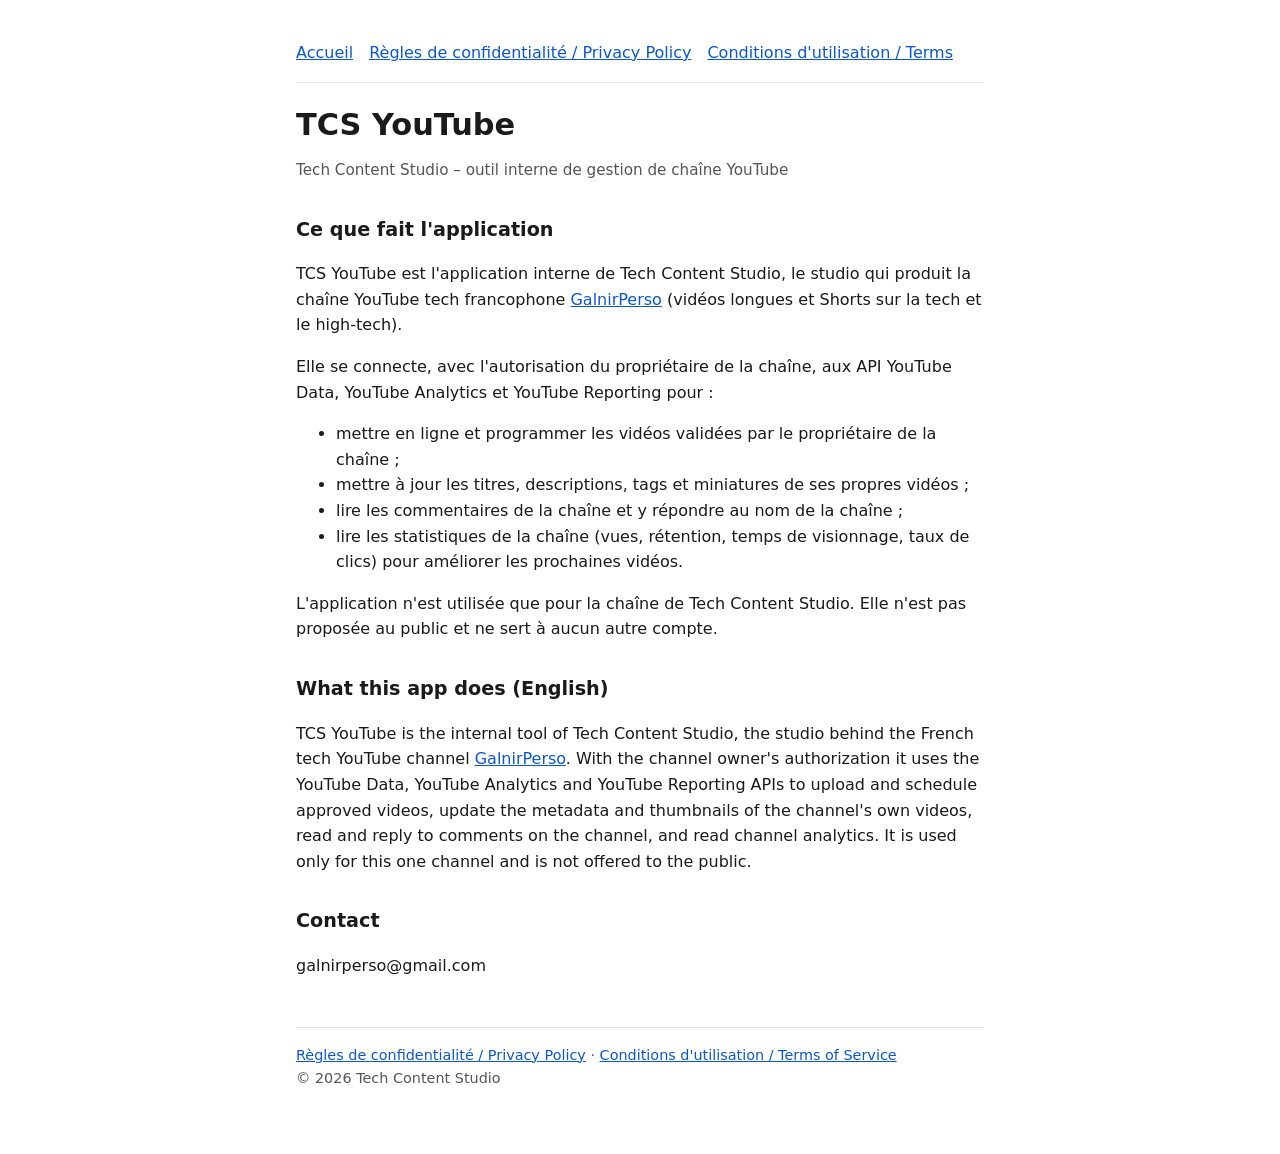
<file: index.html>
<!doctype html>
<html lang="fr">
<head>
<meta charset="utf-8">
<meta name="viewport" content="width=device-width, initial-scale=1">
<title>TCS YouTube – Tech Content Studio</title>
<meta name="description" content="TCS YouTube est l'outil interne de Tech Content Studio pour gérer la chaîne YouTube tech GalnirPerso.">
<link rel="stylesheet" href="style.css">
</head>
<body>
<main>
<nav>
  <a href="./">Accueil</a>
  <a href="privacy.html">Règles de confidentialité / Privacy Policy</a>
  <a href="terms.html">Conditions d'utilisation / Terms</a>
</nav>

<h1>TCS YouTube</h1>
<p class="muted">Tech Content Studio – outil interne de gestion de chaîne YouTube</p>

<h2>Ce que fait l'application</h2>
<p>TCS YouTube est l'application interne de Tech Content Studio, le studio qui produit la chaîne YouTube tech francophone <a href="https://www.youtube.com/@GalnirPerso">GalnirPerso</a> (vidéos longues et Shorts sur la tech et le high-tech).</p>
<p>Elle se connecte, avec l'autorisation du propriétaire de la chaîne, aux API YouTube Data, YouTube Analytics et YouTube Reporting pour :</p>
<ul>
  <li>mettre en ligne et programmer les vidéos validées par le propriétaire de la chaîne ;</li>
  <li>mettre à jour les titres, descriptions, tags et miniatures de ses propres vidéos ;</li>
  <li>lire les commentaires de la chaîne et y répondre au nom de la chaîne ;</li>
  <li>lire les statistiques de la chaîne (vues, rétention, temps de visionnage, taux de clics) pour améliorer les prochaines vidéos.</li>
</ul>
<p>L'application n'est utilisée que pour la chaîne de Tech Content Studio. Elle n'est pas proposée au public et ne sert à aucun autre compte.</p>

<h2>What this app does (English)</h2>
<p>TCS YouTube is the internal tool of Tech Content Studio, the studio behind the French tech YouTube channel <a href="https://www.youtube.com/@GalnirPerso">GalnirPerso</a>. With the channel owner's authorization it uses the YouTube Data, YouTube Analytics and YouTube Reporting APIs to upload and schedule approved videos, update the metadata and thumbnails of the channel's own videos, read and reply to comments on the channel, and read channel analytics. It is used only for this one channel and is not offered to the public.</p>

<h2>Contact</h2>
<p>galnirperso@gmail.com</p>

<footer>
  <a href="privacy.html">Règles de confidentialité / Privacy Policy</a> ·
  <a href="terms.html">Conditions d'utilisation / Terms of Service</a><br>
  © 2026 Tech Content Studio
</footer>
</main>
</body>
</html>
</file>
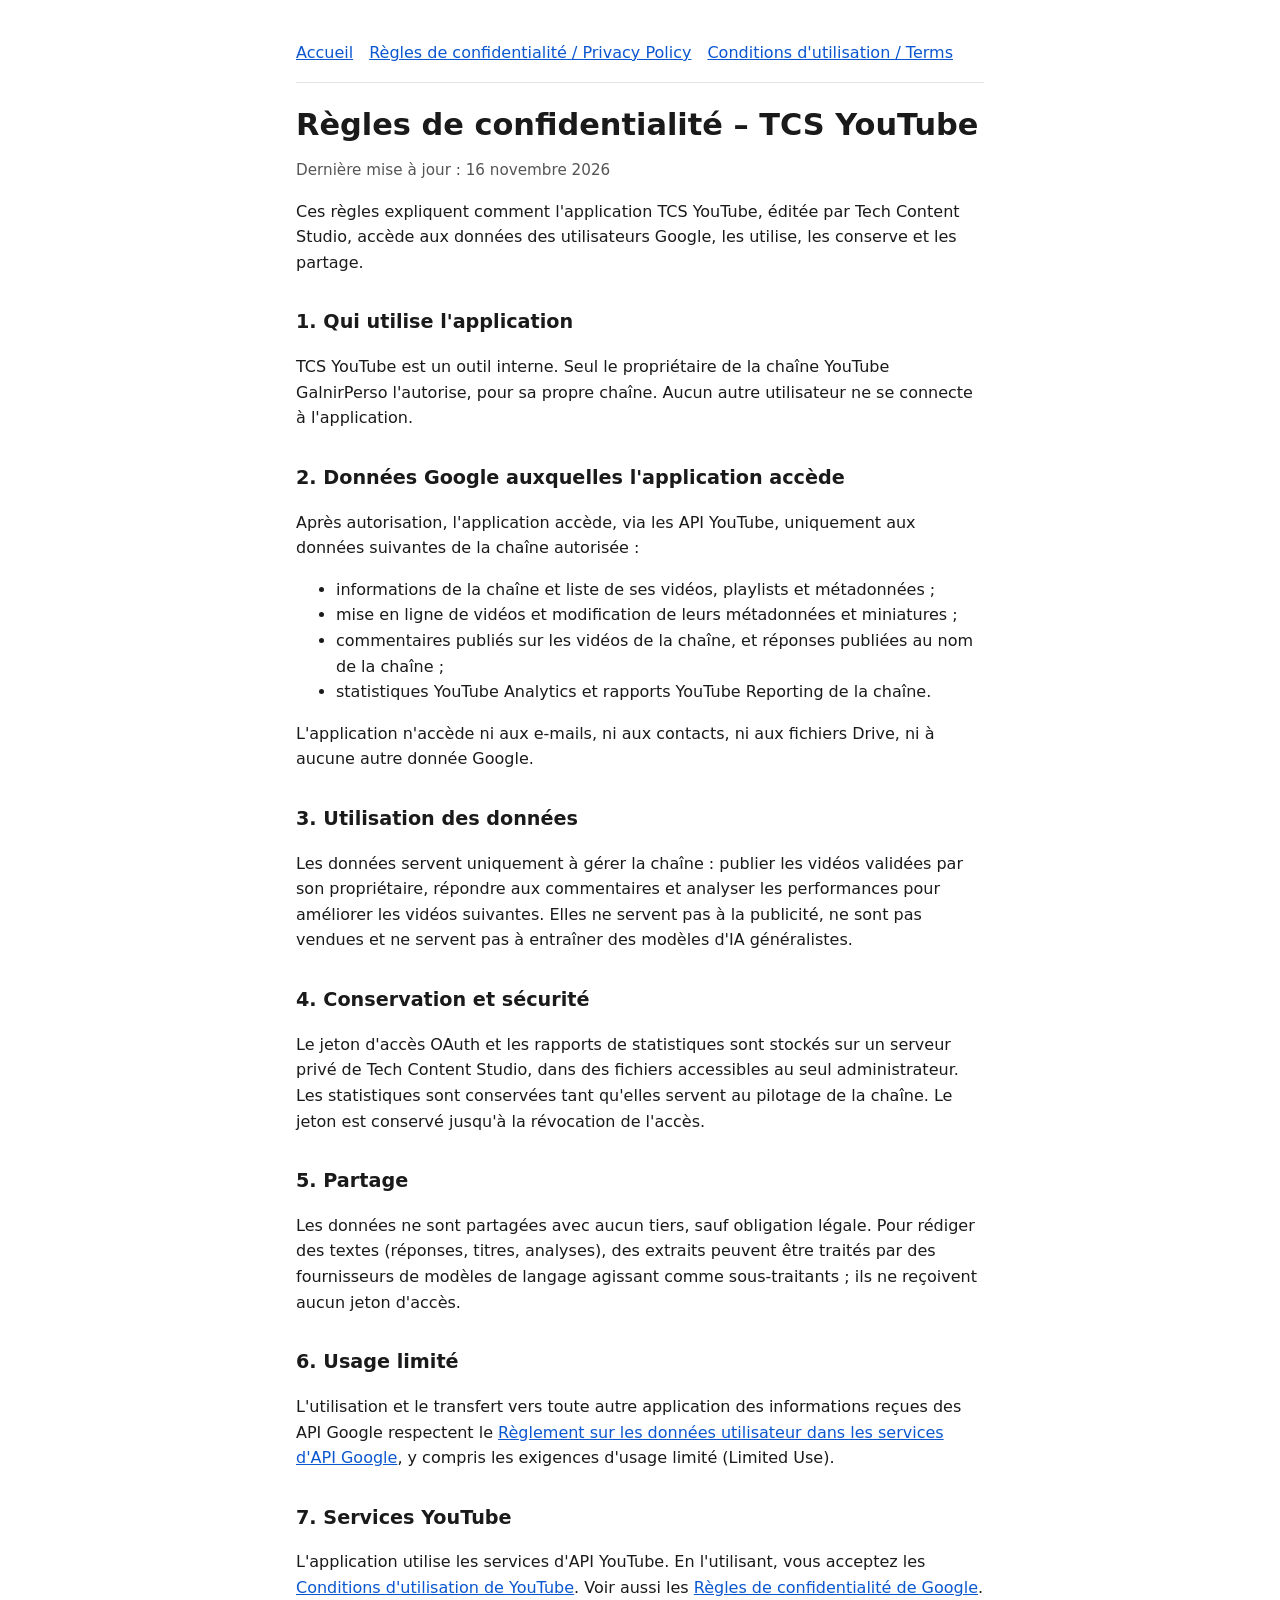
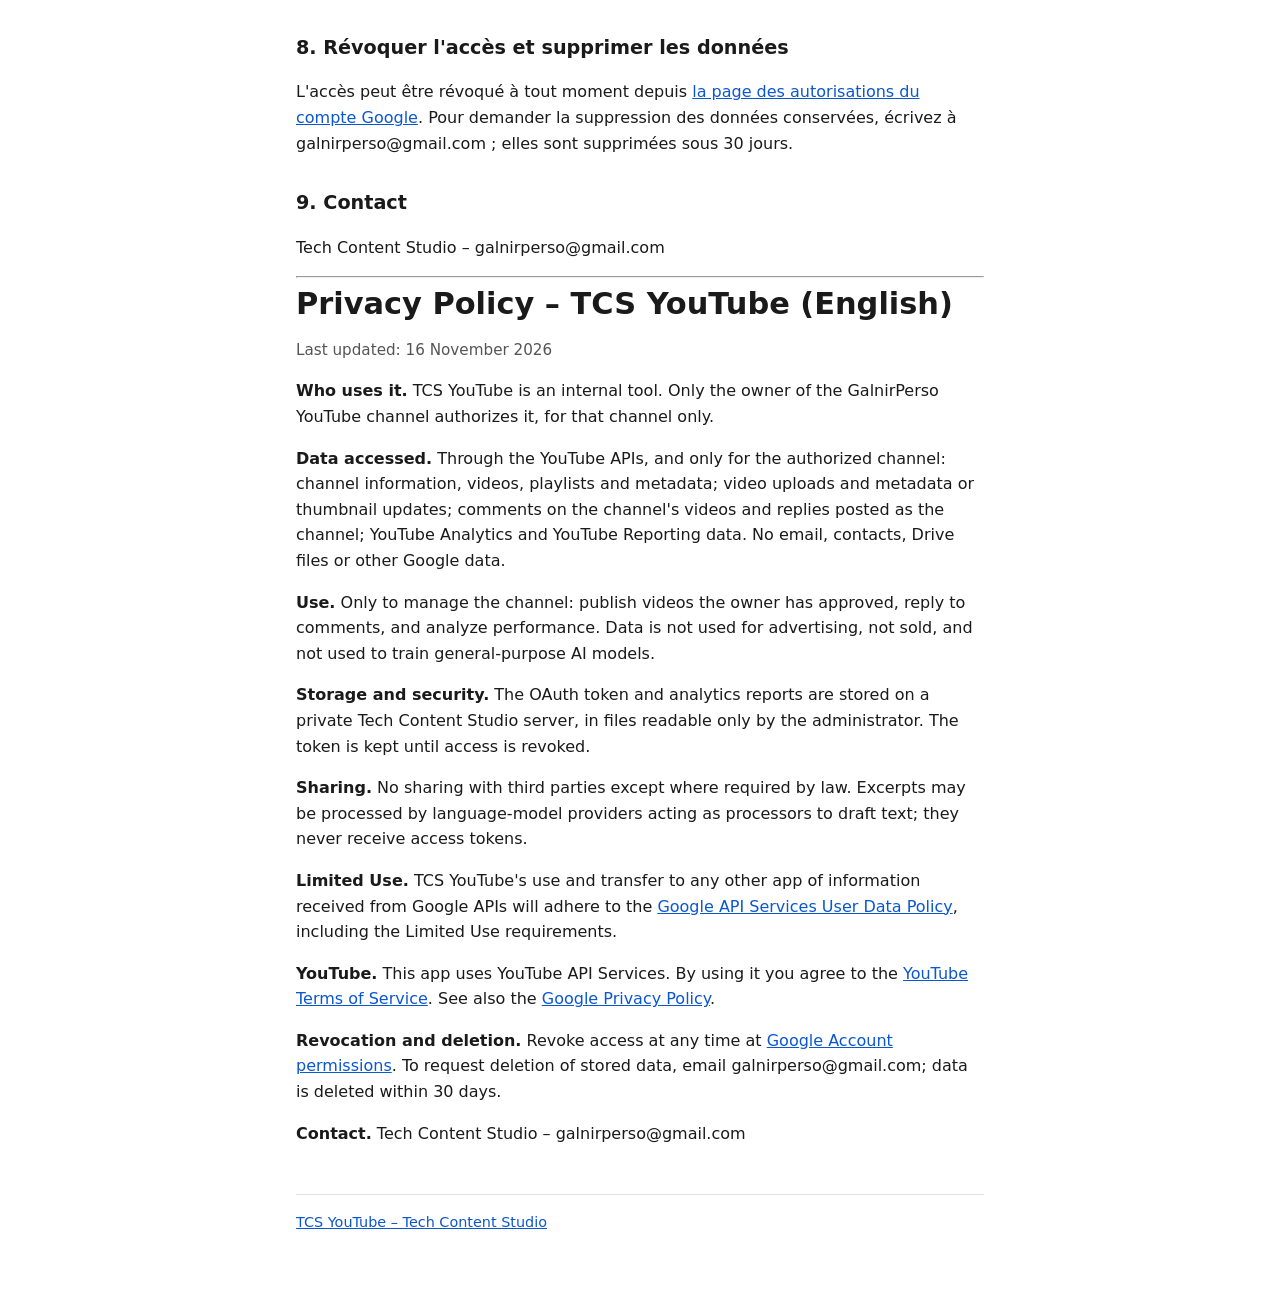
<file: privacy.html>
<!doctype html>
<html lang="fr">
<head>
<meta charset="utf-8">
<meta name="viewport" content="width=device-width, initial-scale=1">
<title>Confidentialité – TCS YouTube</title>
<link rel="stylesheet" href="style.css">
</head>
<body>
<main>
<nav>
  <a href="./">Accueil</a>
  <a href="privacy.html">Règles de confidentialité / Privacy Policy</a>
  <a href="terms.html">Conditions d'utilisation / Terms</a>
</nav>

<h1>Règles de confidentialité – TCS YouTube</h1>
<p class="muted">Dernière mise à jour : 16 novembre 2026</p>

<p>Ces règles expliquent comment l'application TCS YouTube, éditée par Tech Content Studio, accède aux données des utilisateurs Google, les utilise, les conserve et les partage.</p>

<h2>1. Qui utilise l'application</h2>
<p>TCS YouTube est un outil interne. Seul le propriétaire de la chaîne YouTube GalnirPerso l'autorise, pour sa propre chaîne. Aucun autre utilisateur ne se connecte à l'application.</p>

<h2>2. Données Google auxquelles l'application accède</h2>
<p>Après autorisation, l'application accède, via les API YouTube, uniquement aux données suivantes de la chaîne autorisée :</p>
<ul>
  <li>informations de la chaîne et liste de ses vidéos, playlists et métadonnées ;</li>
  <li>mise en ligne de vidéos et modification de leurs métadonnées et miniatures ;</li>
  <li>commentaires publiés sur les vidéos de la chaîne, et réponses publiées au nom de la chaîne ;</li>
  <li>statistiques YouTube Analytics et rapports YouTube Reporting de la chaîne.</li>
</ul>
<p>L'application n'accède ni aux e-mails, ni aux contacts, ni aux fichiers Drive, ni à aucune autre donnée Google.</p>

<h2>3. Utilisation des données</h2>
<p>Les données servent uniquement à gérer la chaîne : publier les vidéos validées par son propriétaire, répondre aux commentaires et analyser les performances pour améliorer les vidéos suivantes. Elles ne servent pas à la publicité, ne sont pas vendues et ne servent pas à entraîner des modèles d'IA généralistes.</p>

<h2>4. Conservation et sécurité</h2>
<p>Le jeton d'accès OAuth et les rapports de statistiques sont stockés sur un serveur privé de Tech Content Studio, dans des fichiers accessibles au seul administrateur. Les statistiques sont conservées tant qu'elles servent au pilotage de la chaîne. Le jeton est conservé jusqu'à la révocation de l'accès.</p>

<h2>5. Partage</h2>
<p>Les données ne sont partagées avec aucun tiers, sauf obligation légale. Pour rédiger des textes (réponses, titres, analyses), des extraits peuvent être traités par des fournisseurs de modèles de langage agissant comme sous-traitants ; ils ne reçoivent aucun jeton d'accès.</p>

<h2>6. Usage limité</h2>
<p>L'utilisation et le transfert vers toute autre application des informations reçues des API Google respectent le <a href="https://developers.google.com/terms/api-services-user-data-policy">Règlement sur les données utilisateur dans les services d'API Google</a>, y compris les exigences d'usage limité (Limited Use).</p>

<h2>7. Services YouTube</h2>
<p>L'application utilise les services d'API YouTube. En l'utilisant, vous acceptez les <a href="https://www.youtube.com/t/terms">Conditions d'utilisation de YouTube</a>. Voir aussi les <a href="https://policies.google.com/privacy">Règles de confidentialité de Google</a>.</p>

<h2>8. Révoquer l'accès et supprimer les données</h2>
<p>L'accès peut être révoqué à tout moment depuis <a href="https://myaccount.google.com/permissions">la page des autorisations du compte Google</a>. Pour demander la suppression des données conservées, écrivez à galnirperso@gmail.com ; elles sont supprimées sous 30 jours.</p>

<h2>9. Contact</h2>
<p>Tech Content Studio – galnirperso@gmail.com</p>

<hr>

<h1 id="en">Privacy Policy – TCS YouTube (English)</h1>
<p class="muted">Last updated: 16 November 2026</p>
<p><strong>Who uses it.</strong> TCS YouTube is an internal tool. Only the owner of the GalnirPerso YouTube channel authorizes it, for that channel only.</p>
<p><strong>Data accessed.</strong> Through the YouTube APIs, and only for the authorized channel: channel information, videos, playlists and metadata; video uploads and metadata or thumbnail updates; comments on the channel's videos and replies posted as the channel; YouTube Analytics and YouTube Reporting data. No email, contacts, Drive files or other Google data.</p>
<p><strong>Use.</strong> Only to manage the channel: publish videos the owner has approved, reply to comments, and analyze performance. Data is not used for advertising, not sold, and not used to train general-purpose AI models.</p>
<p><strong>Storage and security.</strong> The OAuth token and analytics reports are stored on a private Tech Content Studio server, in files readable only by the administrator. The token is kept until access is revoked.</p>
<p><strong>Sharing.</strong> No sharing with third parties except where required by law. Excerpts may be processed by language-model providers acting as processors to draft text; they never receive access tokens.</p>
<p><strong>Limited Use.</strong> TCS YouTube's use and transfer to any other app of information received from Google APIs will adhere to the <a href="https://developers.google.com/terms/api-services-user-data-policy">Google API Services User Data Policy</a>, including the Limited Use requirements.</p>
<p><strong>YouTube.</strong> This app uses YouTube API Services. By using it you agree to the <a href="https://www.youtube.com/t/terms">YouTube Terms of Service</a>. See also the <a href="https://policies.google.com/privacy">Google Privacy Policy</a>.</p>
<p><strong>Revocation and deletion.</strong> Revoke access at any time at <a href="https://myaccount.google.com/permissions">Google Account permissions</a>. To request deletion of stored data, email galnirperso@gmail.com; data is deleted within 30 days.</p>
<p><strong>Contact.</strong> Tech Content Studio – galnirperso@gmail.com</p>

<footer><a href="./">TCS YouTube – Tech Content Studio</a></footer>
</main>
</body>
</html>
</file>
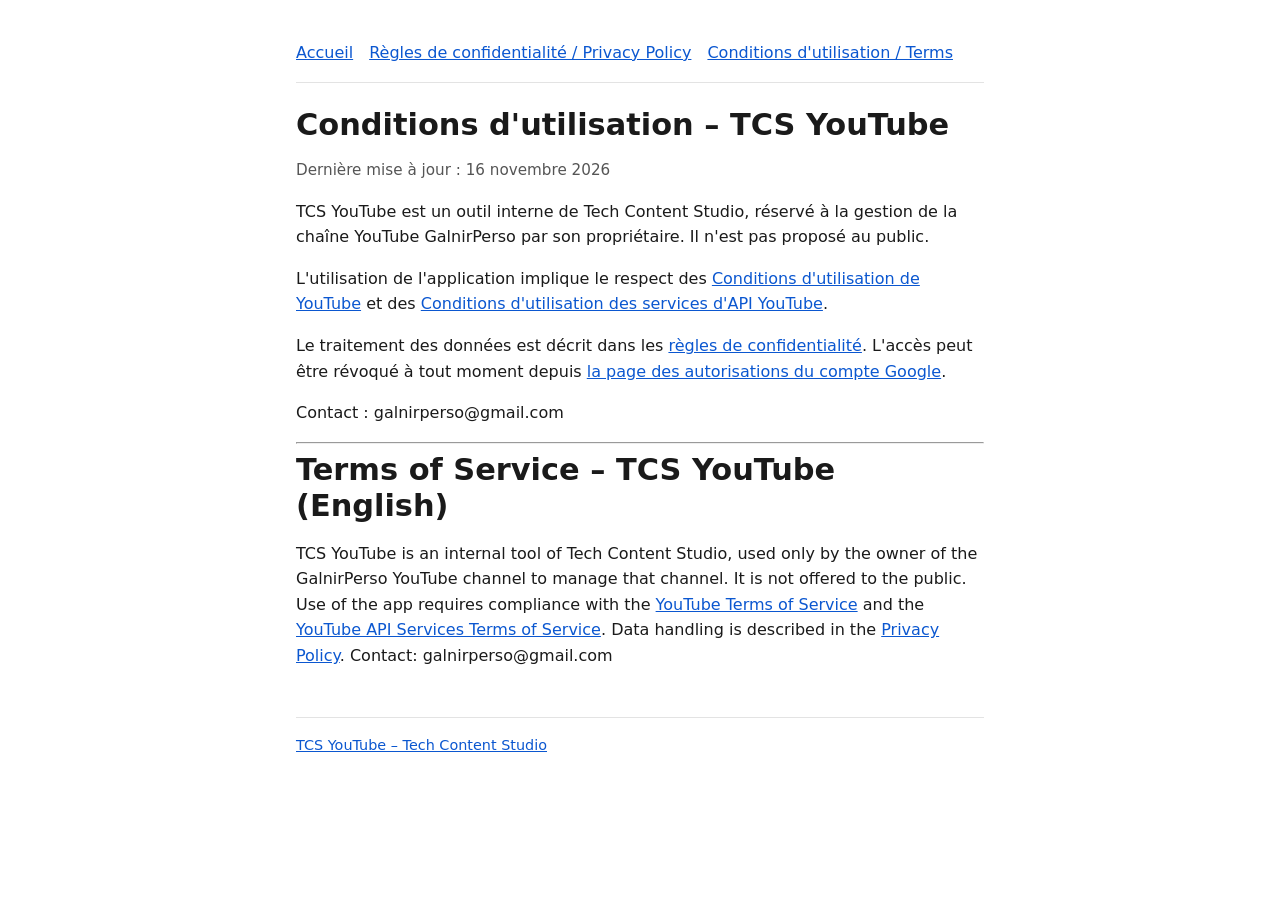
<file: terms.html>
<!doctype html>
<html lang="fr">
<head>
<meta charset="utf-8">
<meta name="viewport" content="width=device-width, initial-scale=1">
<title>Conditions – TCS YouTube</title>
<link rel="stylesheet" href="style.css">
</head>
<body>
<main>
<nav>
  <a href="./">Accueil</a>
  <a href="privacy.html">Règles de confidentialité / Privacy Policy</a>
  <a href="terms.html">Conditions d'utilisation / Terms</a>
</nav>

<h1>Conditions d'utilisation – TCS YouTube</h1>
<p class="muted">Dernière mise à jour : 16 novembre 2026</p>
<p>TCS YouTube est un outil interne de Tech Content Studio, réservé à la gestion de la chaîne YouTube GalnirPerso par son propriétaire. Il n'est pas proposé au public.</p>
<p>L'utilisation de l'application implique le respect des <a href="https://www.youtube.com/t/terms">Conditions d'utilisation de YouTube</a> et des <a href="https://developers.google.com/youtube/terms/api-services-terms-of-service">Conditions d'utilisation des services d'API YouTube</a>.</p>
<p>Le traitement des données est décrit dans les <a href="privacy.html">règles de confidentialité</a>. L'accès peut être révoqué à tout moment depuis <a href="https://myaccount.google.com/permissions">la page des autorisations du compte Google</a>.</p>
<p>Contact : galnirperso@gmail.com</p>

<hr>
<h1 id="en">Terms of Service – TCS YouTube (English)</h1>
<p>TCS YouTube is an internal tool of Tech Content Studio, used only by the owner of the GalnirPerso YouTube channel to manage that channel. It is not offered to the public. Use of the app requires compliance with the <a href="https://www.youtube.com/t/terms">YouTube Terms of Service</a> and the <a href="https://developers.google.com/youtube/terms/api-services-terms-of-service">YouTube API Services Terms of Service</a>. Data handling is described in the <a href="privacy.html#en">Privacy Policy</a>. Contact: galnirperso@gmail.com</p>

<footer><a href="./">TCS YouTube – Tech Content Studio</a></footer>
</main>
</body>
</html>
</file>
<file: style.css>
:root { --bg: #ffffff; --fg: #1a1a1a; --muted: #555; --accent: #0b57d0; --line: #e3e3e3; }
@media (prefers-color-scheme: dark) { :root { --bg: #121212; --fg: #ececec; --muted: #a8a8a8; --accent: #8ab4f8; --line: #2c2c2c; } }
* { box-sizing: border-box; }
body { margin: 0; background: var(--bg); color: var(--fg); font: 16px/1.6 system-ui, -apple-system, "Segoe UI", Roboto, sans-serif; }
main { max-width: 720px; margin: 0 auto; padding: 40px 16px 64px; }
h1 { font-size: 1.9rem; line-height: 1.2; margin: 0 0 8px; }
h2 { font-size: 1.2rem; margin: 32px 0 8px; }
p, li { color: var(--fg); }
.muted { color: var(--muted); font-size: .95rem; }
a { color: var(--accent); }
nav { display: flex; gap: 16px; flex-wrap: wrap; padding-bottom: 16px; border-bottom: 1px solid var(--line); margin-bottom: 24px; }
footer { margin-top: 48px; padding-top: 16px; border-top: 1px solid var(--line); font-size: .9rem; color: var(--muted); }
</file>
